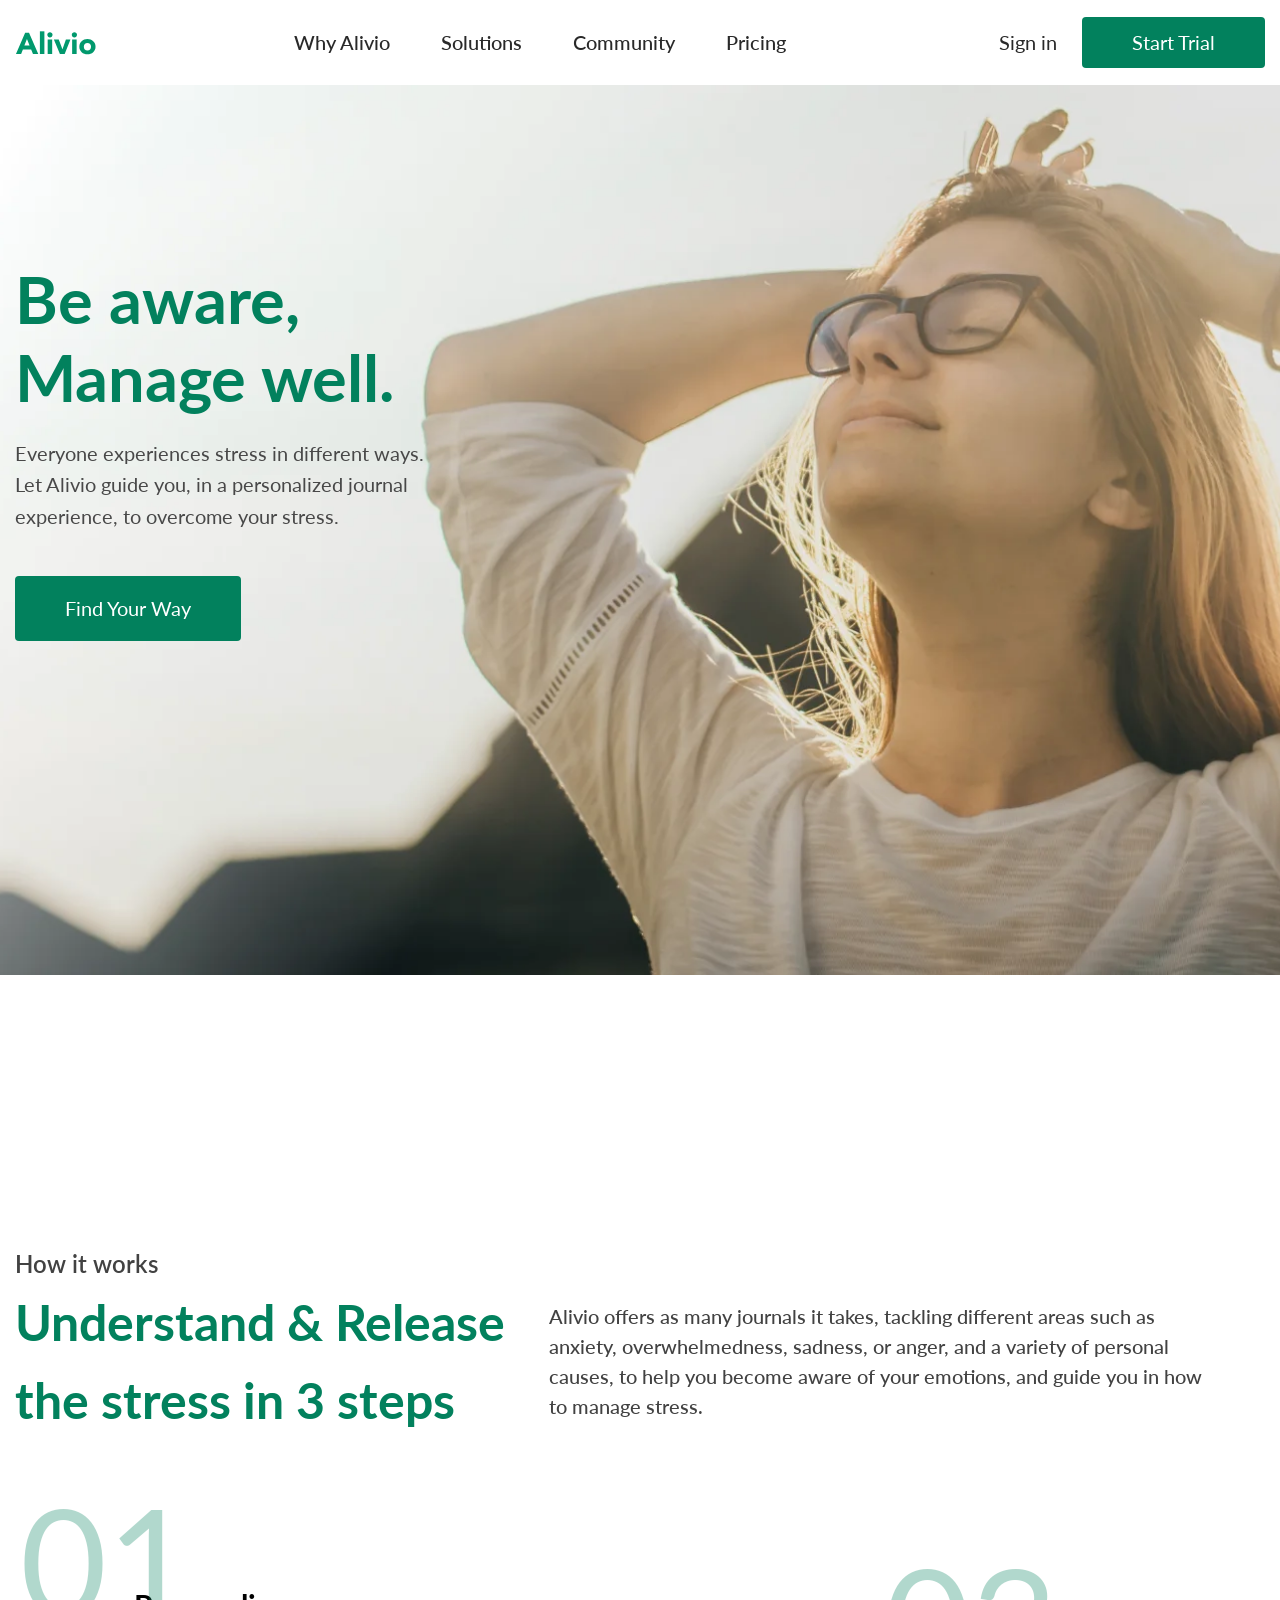
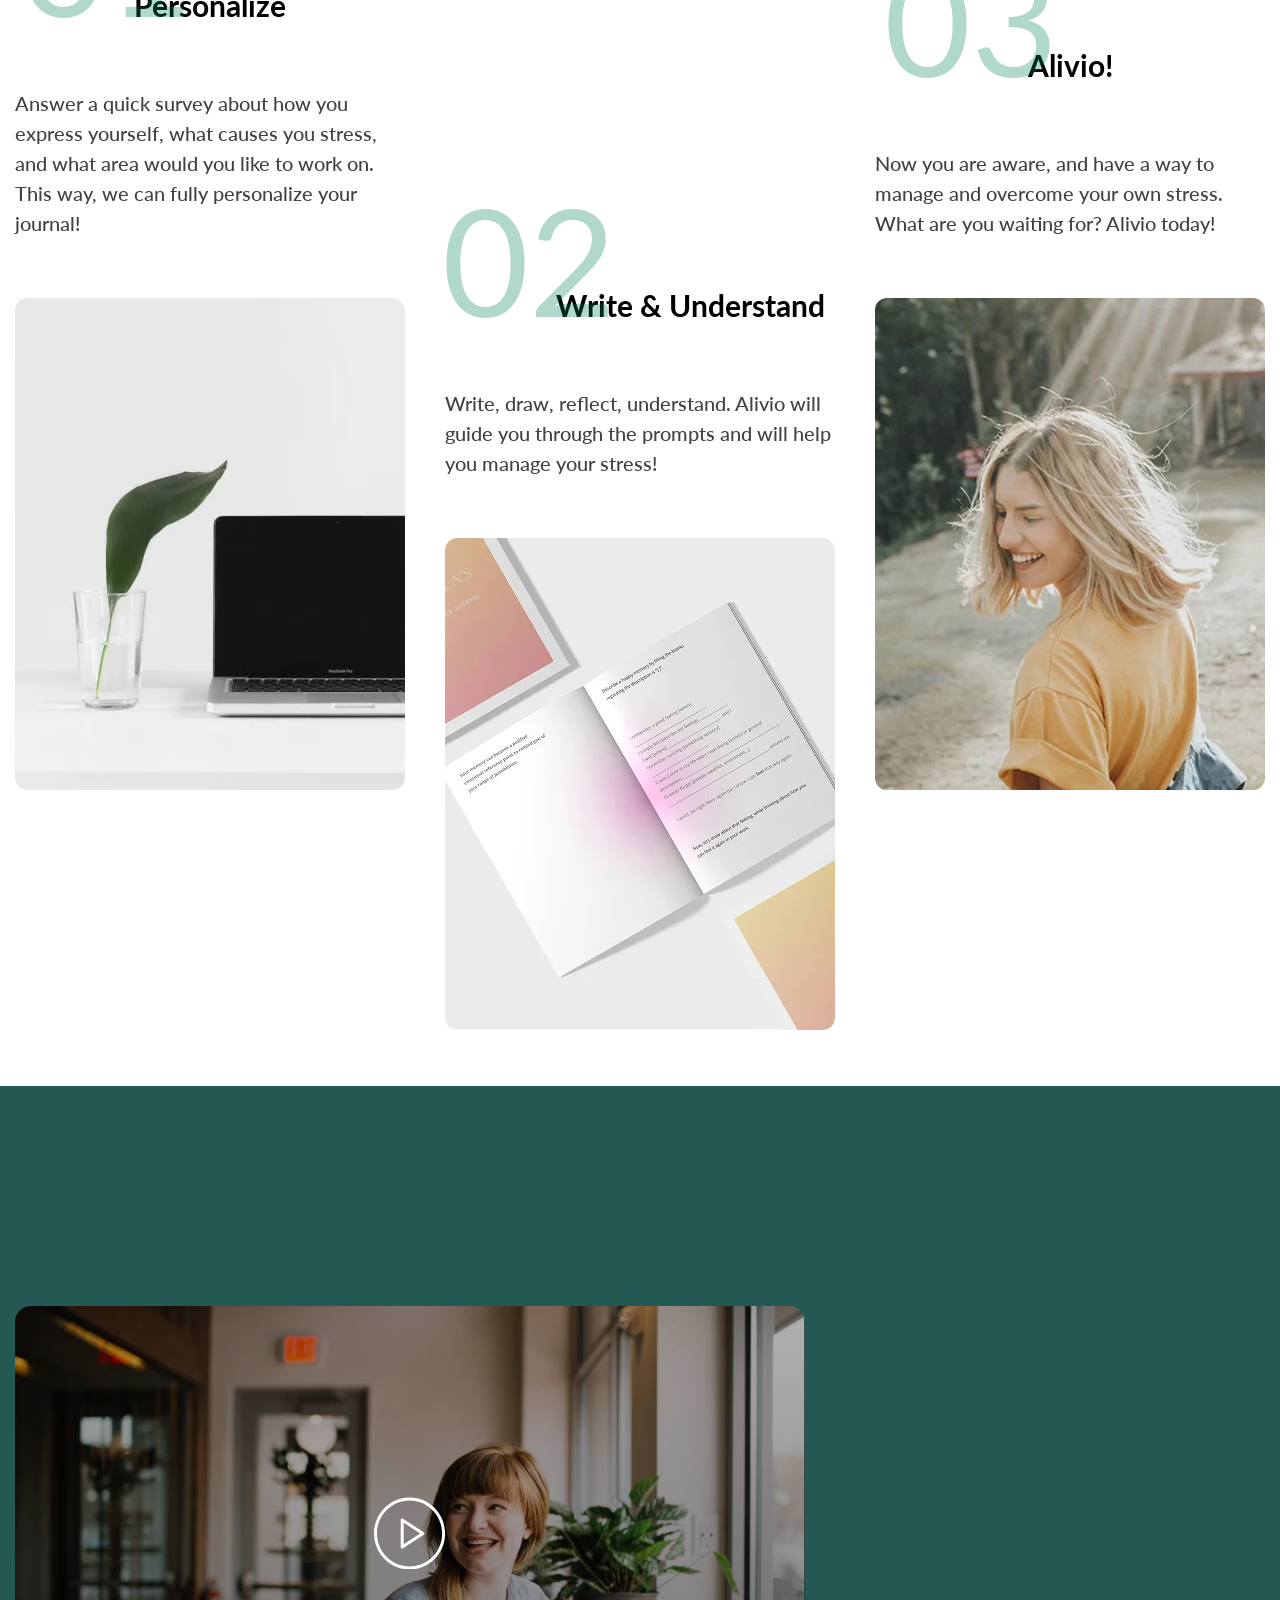
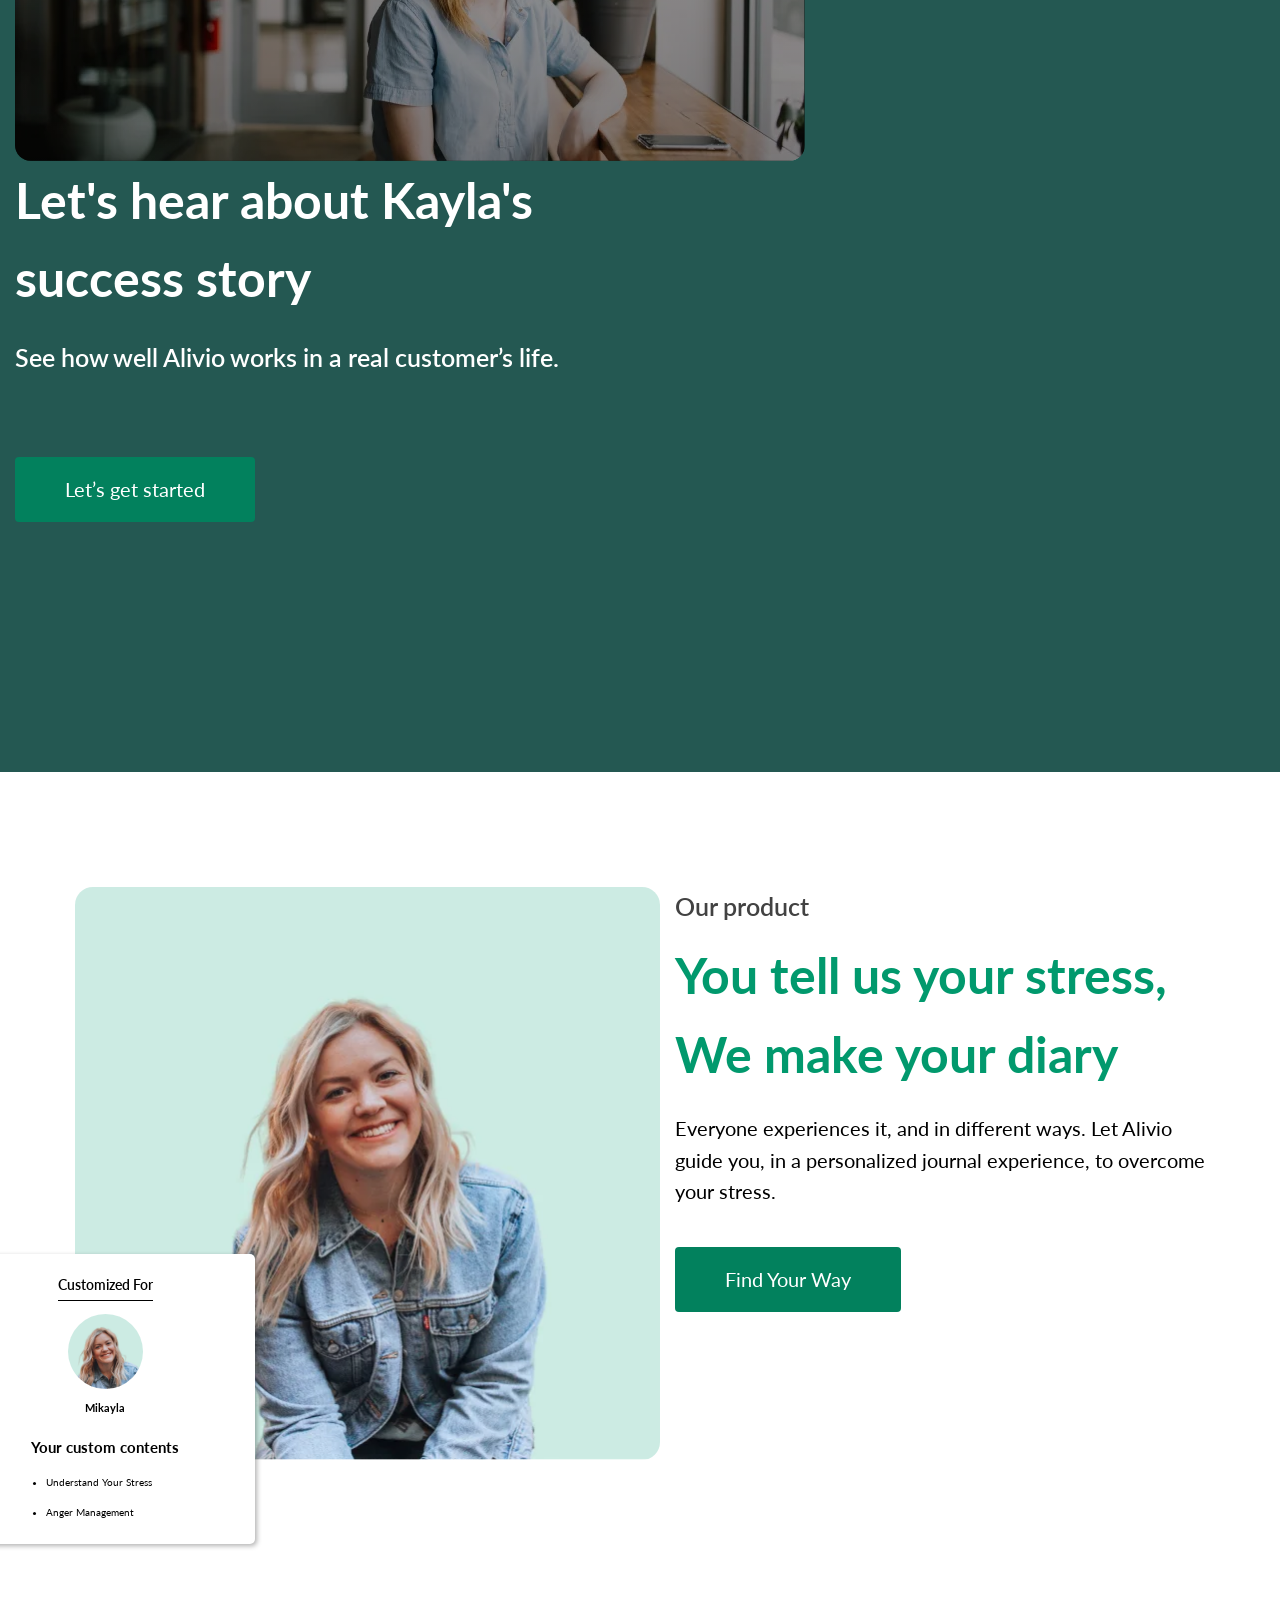
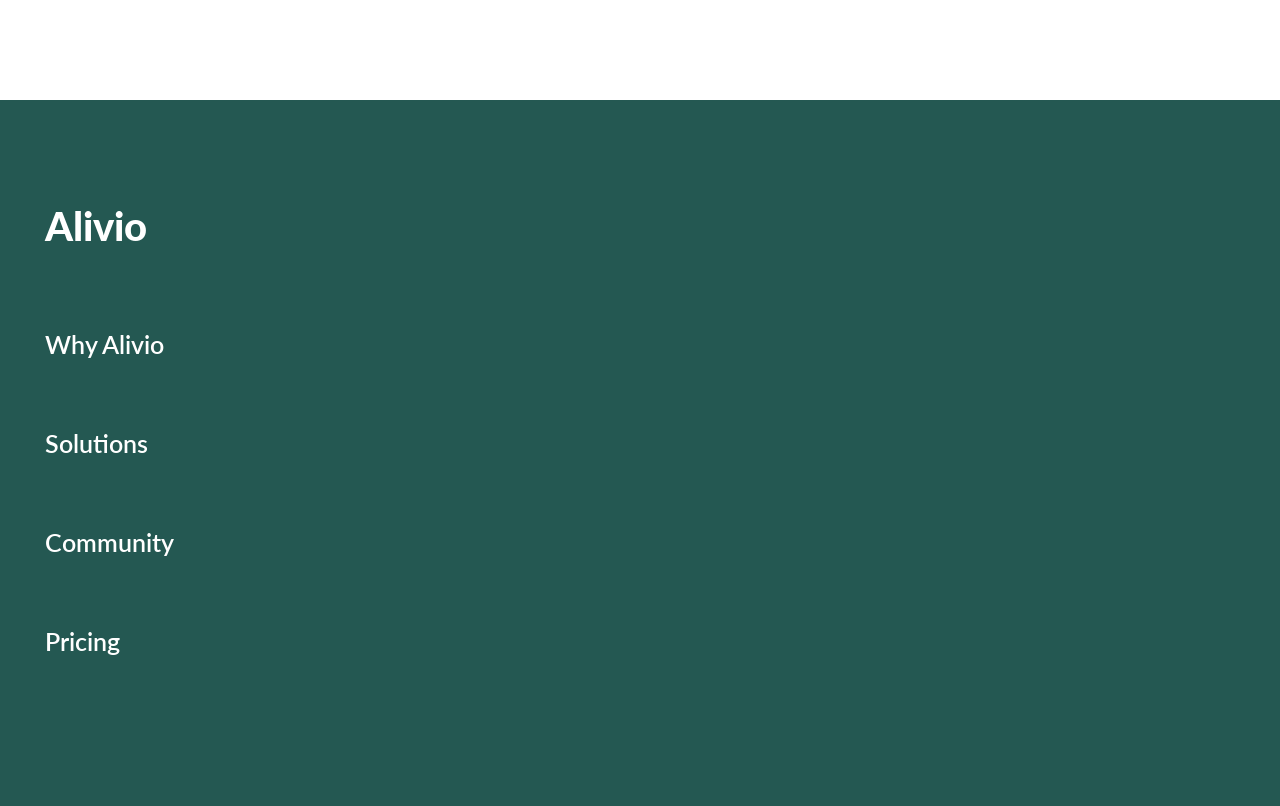
<file: index.html>
<!DOCTYPE html>
<html lang="en">
<head>
  <meta charset="UTF-8">
  <meta name="viewport" content="width=device-width, initial-scale=1.0">
  <title>Alivio</title>
  <link rel="preconnect" href="https://fonts.googleapis.com">
  <link rel="preconnect" href="https://fonts.gstatic.com" crossorigin>
  <link
    href="https://fonts.googleapis.com/css2?family=Lato:ital,wght@0,100;0,300;0,400;0,700;0,900;1,100;1,300;1,400;1,700;1,900&display=swap"
    rel="stylesheet">
  <link rel="icon" href="assets/favicon.png" type="image/png">
  <link rel="stylesheet" href="index.css">
</head>
<body>
  <header class="header">
    <div class="container">
      <div class="header__wrapper">
        <svg class="logo" aria-label="logo alivio">
          <use href="assets/sprites.svg#logo-icon"></use>
        </svg>
        <nav class="header__nav">
          <ul class="header__nav-list">
            <li class="header__nav-item">
              <a href="#about" class="header__nav-link">Why Alivio</a>
            </li>
            <li class="header__nav-item">
              <a href="#success" class="header__nav-link">Solutions</a>
            </li>
            <li class="header__nav-item">
              <a href="#product" class="header__nav-link">Community</a>
            </li>
            <li class="header__nav-item">
              <a href="#footer" class="header__nav-link">Pricing</a>
            </li>
          </ul>
        </nav>
        <div class="header__actions">
          <button type="button" class="header__btn--transp btn">Sign in</button>
          <button type="button" class="header__btn btn">Start Trial</button>
        </div>
      </div>
    </div>
  </header>

  <div class="mobile-nav" aria-label="mobile navigation">
    <label for="menu-toggler-id" aria-label="open-close mobile navigation menu">
      <svg class="mobile-nav__burger" aria-label="burger-icon">
        <use href="assets/sprites.svg#burger-icon"></use>
      </svg>
    </label>
    <input class="mobile-nav__toggler" type="checkbox" name="toggler" id="menu-toggler-id">
    <nav class="mobile-nav-menu" aria-label="mobile navigation menu">
      <ul class="mobile__nav-list">
        <li class="mobile__nav-item">
          <a href="#about" class="mobile__nav-link">Why Alivio</a>
        </li>
        <li class="mobile__nav-item">
          <a href="#success" class="mobile__nav-link">Solutions</a>
        </li>
        <li class="mobile__nav-item">
          <a href="#product" class="mobile__nav-link">Community</a>
        </li>
        <li class="mobile__nav-item">
          <a href="#footer" class="mobile__nav-link">Pricing</a>
        </li>
      </ul>

      <label class="mobile__nav-close" for="menu-toggler-id" aria-label="close mobile navigation menu">
        <svg class="mobile-nav__cross" aria-label="cross-icon">
          <use href="assets/sprites.svg#cross-icon"></use>
        </svg>
      </label>
    </nav>
  </div>

  <main>
    <section class="hero" aria-label="hero section" id="hero">
      <div class="container">
       <div class="hero__content">
        <h1 class="hero__title">Be aware, Manage well.</h1>
        <p class="hero__descr">
          Everyone experiences stress in different ways.
          Let Alivio guide you, in a personalized journal experience, to overcome your stress.
        </p>
        <button class="btn">Find Your Way</button>
       </div>
      </div>
    </section>

    <section class="about" aria-label="about section" id="about">
      <div class="container">
          <p class="about__subtitle">How it works</p>
          <div class="about__header">
            <h2 class="about__title">Understand &amp; Release the stress in 3 steps</h2>
            <p class="about__descr">
              Alivio offers as many journals it takes, tackling different areas such as anxiety, overwhelmedness, sadness, or anger,
              and a variety of personal causes, to help you become aware of your emotions, and guide you in how to manage stress.
            </p>
          </div>

          <div class="about__cards">
            <figure class="card" aria-label="first card">
              <h3 class="card__title card__title--first">Personalize</h3>
              <p class="card__descr" aria-label="ferst card description">
                Answer a quick survey about how you express yourself, what causes you stress, and what area would you like to work on.
                This way, we can fully personalize your journal!
              </p>
              <img
              class="card__img" 
              src="assets/webp/card-1.webp" 
              alt="card image 1" 
              width="390" 
              height="492" 
              loading="lazy" 
              />
            </figure>
            <figure class="card" aria-label="second card">
              <h3 class="card__title card__title--second">Write &amp; Understand</h3>
              <p class="card__descr" aria-label="second card description">
                Write, draw, reflect, understand. Alivio will guide you through the prompts and will help you manage your stress!
              </p>
              <img
              class="card__img" 
              src="assets/webp/card-2.webp" 
              alt="card image 2" 
              width="390" 
              height="492" 
              loading="lazy" 
              />
            </figure>
            <figure class="card" aria-label="third card">
              <h3 class="card__title card__title--third">Alivio!</h3>
              <p class="card__descr" aria-label="third card description">
                Now you are aware, and have a way to manage and overcome your own stress.
                What are you waiting for? Alivio today!
              </p>
              <img
              class="card__img" 
              src="assets/webp/card-3.webp" 
              alt="card image 3" 
              width="390" 
              height="492" 
              loading="lazy" 
              />
            </figure>
            </div>
      </div>
    </section>

    <section class="success" aria-label="success section" id="success">
      <div class="container">
        <div class="success__inner">
          <div class="success__content">
            <h2 class="success__title">Let's hear about Kayla's success story</h2>
            <p class="success__descr">See how well Alivio works in a real customer’s life.</p>
            <button class="btn">Let’s get started</button>
          </div>
          <div class="success__video">
            <img
            class="success__video-img" 
            src="assets/webp/video_cover.webp" 
            alt="video cover img" 
            loading="lazy" 
            />
            <svg class="succes__play-icon">
              <use href="assets/sprites.svg#play-icon" ></use>
            </svg>
            <div class="succes__video-overlay"></div>
          </div>
        </div>
      </div>
    </section>

    <section class="product" aria-label="product section" id="product">
      <div class="container">
        <div class="product__inner">
          <div class="product__image">
            <img class="product__image-img" src="assets/webp/card-photo.webp" alt="photo">
          </div>
          <div class="product__content">
            <h2 class="product__title">Our product</h2>
            <p class="product__suptitle">You tell us your stress,
            We make your diary</p>
            <p class="product__descr">
              Everyone experiences it, and in different ways. Let Alivio guide you, in a personalized journal experience, to overcome your stress.
            </p>
            <button class="btn">Find Your Way</button>
          </div>

          <figure class="person-card" aria-label="person card">
            <h3 class="person-card__title">Customized For</h3>
            <div class="person-card__preview">
              <img class="person-card__preview-img" src="assets/webp/card-photo.webp" alt="prewiew image">
            </div>
            <h4 class="person-card__name">Mikayla</h4>
            <blockquote class="person-card__descr" aria-label="description">
              <h5 class="person-card__subtitle">Your custom contents</h5>
              <ul class="person-card__list">
                <li class="person-card__list-item">Understand Your Stress</li>
                <li class="person-card__list-item">Anger Management</li>
              </ul>
            </blockquote>
          </figure>
        </div>
      </div>
    </section>
  </main>
  <footer class="footer" aria-label="footer" id="footer">
    <div class="container">
      <div class="footer__inner">
        <a href="/" class="footer__logo">Alivio</a>
        <nav class="footer__nav">
          <ul class="footer__nav-list">
            <li class="footer__nav-item">
              <a href="about" class="footer__nav-link">Why Alivio</a>
            </li>
            <li class="footer__nav-item">
              <a href="#success" class="footer__nav-link">Solutions</a>
            </li>
            <li class="footer__nav-item">
              <a href="#product" class="footer__nav-link">Community</a>
            </li>
            <li class="footer__nav-item">
              <a href="#footer" class="footer__nav-link">Pricing</a>
            </li>
          </ul>
          </nav>
      </div>
    </div>
  </footer>
</body>
</html>
</file>
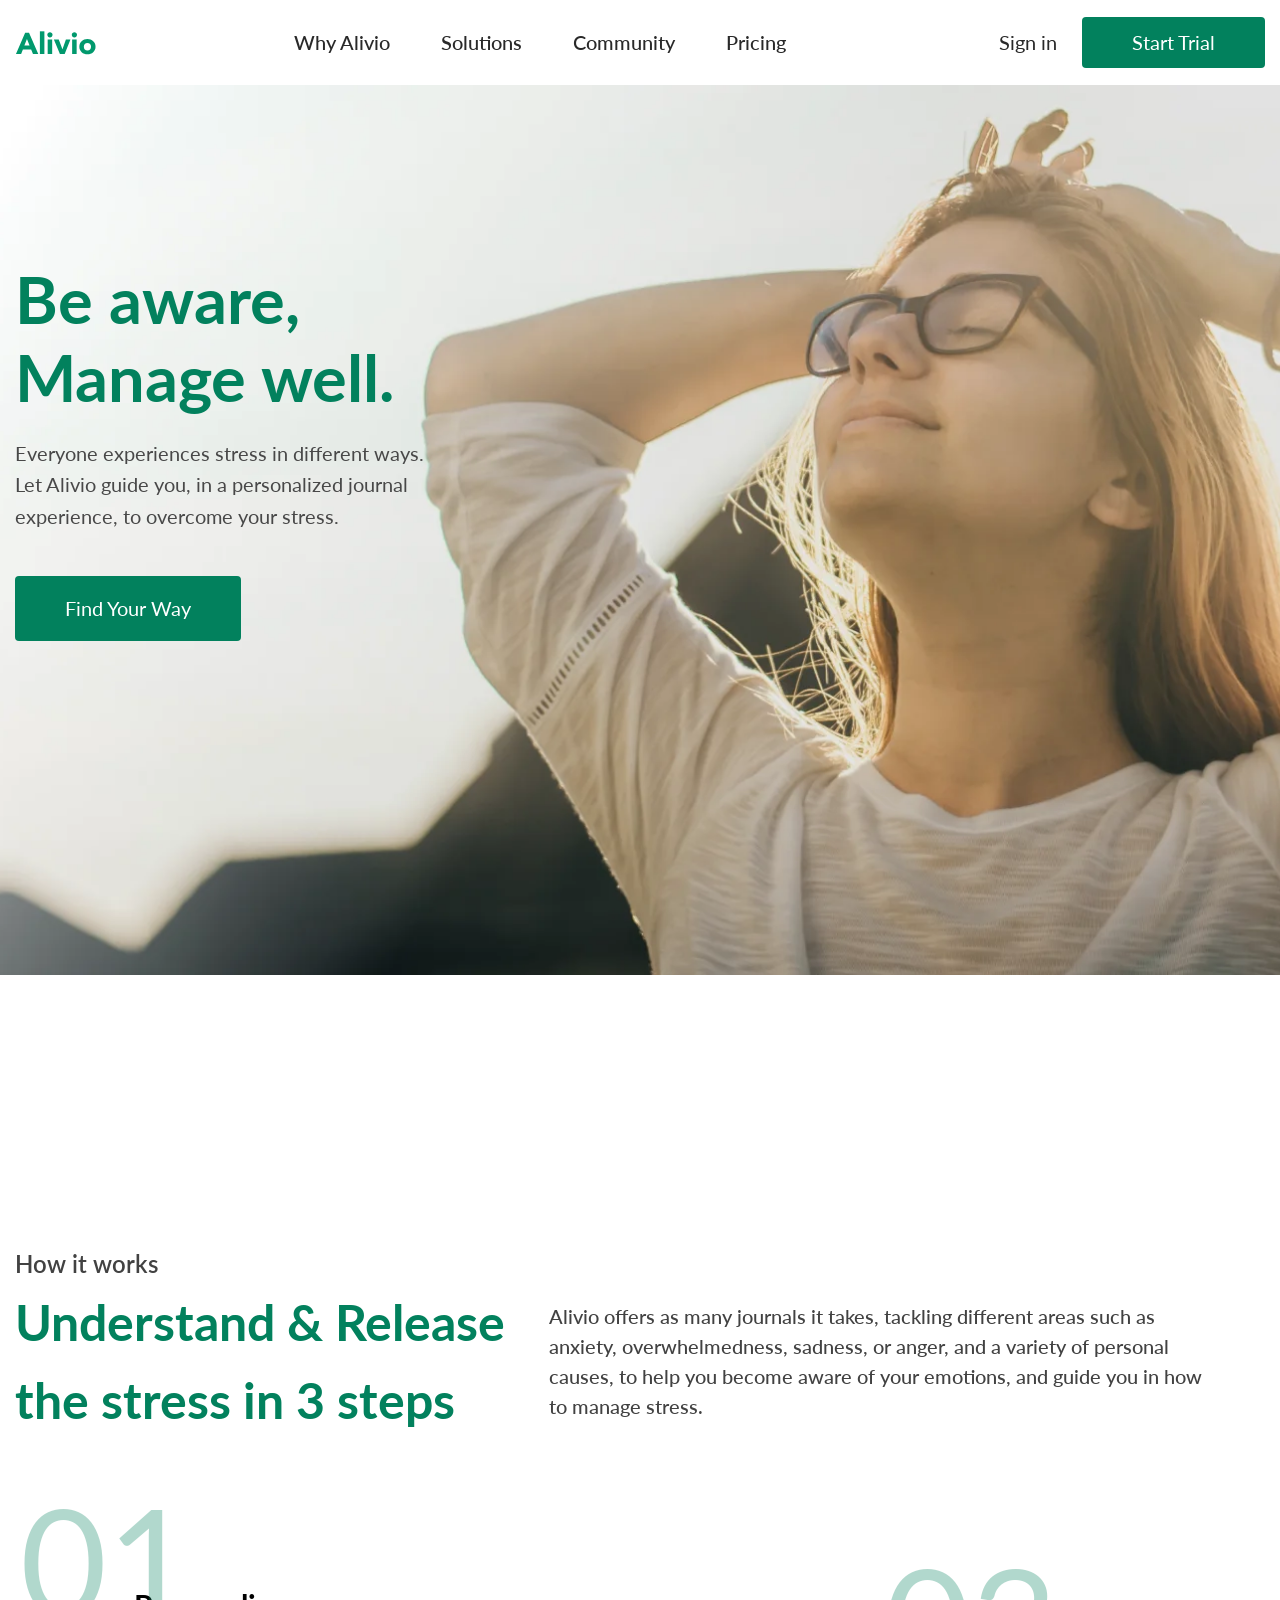
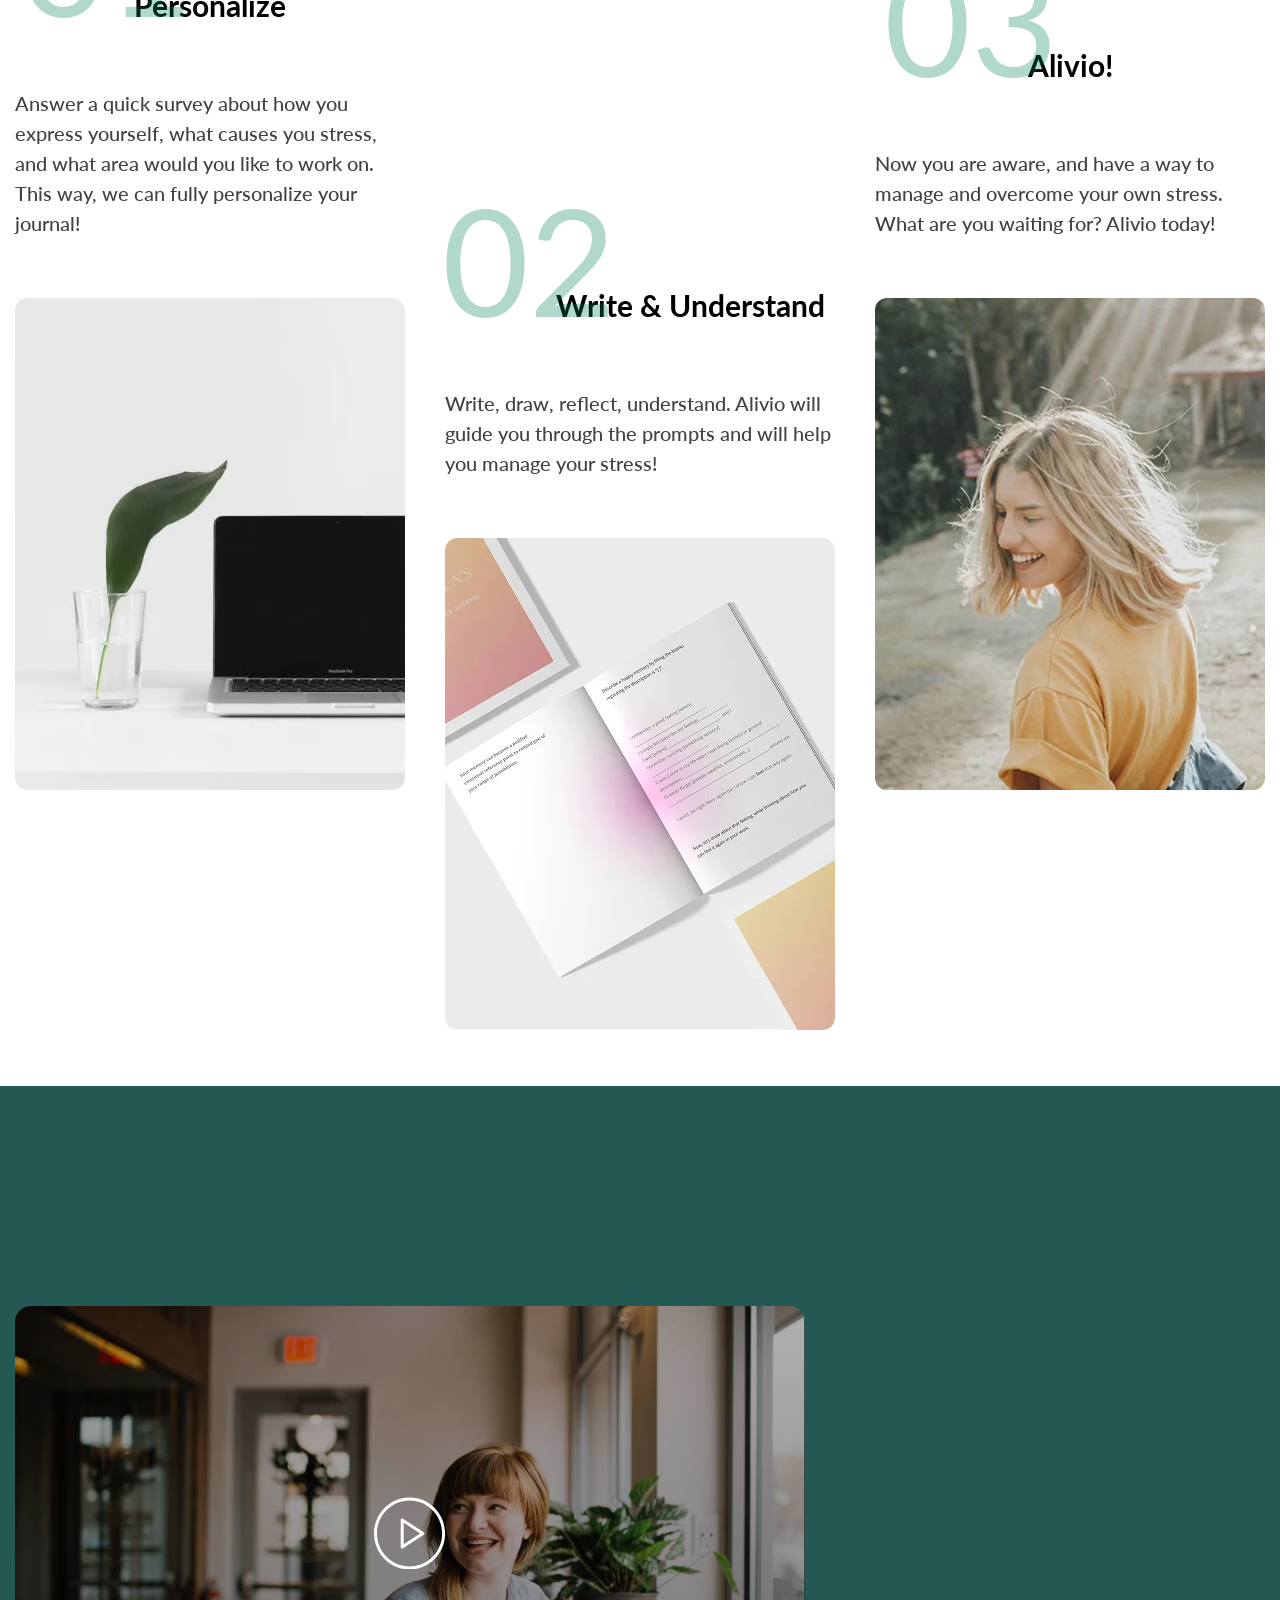
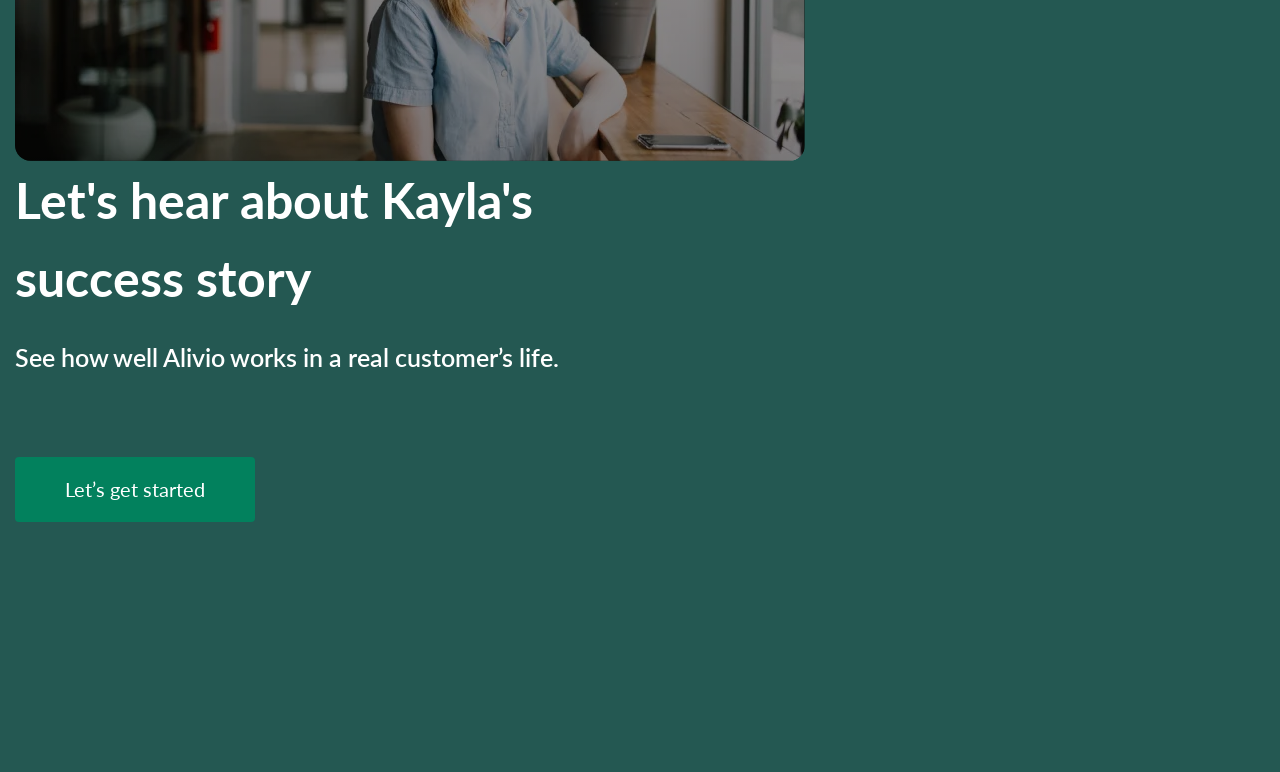
<file: alivio/index.html>
<!DOCTYPE html>
<html lang="en">
<head>
  <meta charset="UTF-8">
  <meta name="viewport" content="width=device-width, initial-scale=1.0">
  <title>Alivio</title>
  <link rel="preconnect" href="https://fonts.googleapis.com">
  <link rel="preconnect" href="https://fonts.gstatic.com" crossorigin>
  <link
    href="https://fonts.googleapis.com/css2?family=Lato:ital,wght@0,100;0,300;0,400;0,700;0,900;1,100;1,300;1,400;1,700;1,900&display=swap"
    rel="stylesheet">
  <link rel="icon" href="assets/favicon.png" type="image/png">
  <link rel="stylesheet" href="index.css">
</head>
<body>
  <header class="header">
    <div class="container">
      <div class="header__wrapper">
        <svg class="logo" aria-label="logo alivio">
          <use href="assets/sprites.svg#logo-icon"></use>
        </svg>
        <nav class="header__nav">
          <ul class="header__nav-list">
            <li class="header__nav-item">
              <a href="/" class="header__nav-link">Why Alivio</a>
            </li>
            <li class="header__nav-item">
              <a href="/" class="header__nav-link">Solutions</a>
            </li>
            <li class="header__nav-item">
              <a href="/" class="header__nav-link">Community</a>
            </li>
            <li class="header__nav-item">
              <a href="/" class="header__nav-link">Pricing</a>
            </li>
          </ul>
        </nav>
        <div class="header__actions">
          <button type="button" class="header__btn--transp btn">Sign in</button>
          <button type="button" class="header__btn btn">Start Trial</button>
        </div>
      </div>
    </div>
  </header>

  <main>
    <section class="hero" aria-label="hero section">
      <div class="container">
       <div class="hero__content">
        <h1 class="hero__title">Be aware, Manage well.</h1>
        <p class="hero__descr">
          Everyone experiences stress in different ways.
          Let Alivio guide you, in a personalized journal experience, to overcome your stress.
        </p>
        <button class="btn">Find Your Way</button>
       </div>
      </div>
    </section>

    <section class="about" aria-label="about section">
      <div class="container">
          <p class="about__subtitle">How it works</p>
          <div class="about__header">
            <h2 class="about__title">Understand &amp; Release the stress in 3 steps</h2>
            <p class="about__descr">
              Alivio offers as many journals it takes, tackling different areas such as anxiety, overwhelmedness, sadness, or anger,
              and a variety of personal causes, to help you become aware of your emotions, and guide you in how to manage stress.
            </p>
          </div>

          <div class="about__cards">
            <figure class="card" aria-label="first card">
              <h3 class="card__title card__title--first">Personalize</h3>
              <p class="card__descr" aria-label="ferst card description">
                Answer a quick survey about how you express yourself, what causes you stress, and what area would you like to work on.
                This way, we can fully personalize your journal!
              </p>
              <img
              class="card__img" 
              src="assets/webp/card-1.webp" 
              alt="card image 1" 
              width="390" 
              height="492" 
              loading="lazy" 
              />
            </figure>
            <figure class="card" aria-label="second card">
              <h3 class="card__title card__title--second">Write &amp; Understand</h3>
              <p class="card__descr" aria-label="second card description">
                Write, draw, reflect, understand. Alivio will guide you through the prompts and will help you manage your stress!
              </p>
              <img
              class="card__img" 
              src="assets/webp/card-2.webp" 
              alt="card image 2" 
              width="390" 
              height="492" 
              loading="lazy" 
              />
            </figure>
            <figure class="card" aria-label="third card">
              <h3 class="card__title card__title--third">Alivio!</h3>
              <p class="card__descr" aria-label="third card description">
                Now you are aware, and have a way to manage and overcome your own stress.
                What are you waiting for? Alivio today!
              </p>
              <img
              class="card__img" 
              src="assets/webp/card-3.webp" 
              alt="card image 3" 
              width="390" 
              height="492" 
              loading="lazy" 
              />
            </figure>
            </div>
      </div>
    </section>

    <section class="success" aria-label="success section">
      <div class="container">
        <div class="success__inner">
          <div class="success__content">
            <h3 class="success__title">Let's hear about Kayla's success story</h3>
            <p class="success__descr">See how well Alivio works in a real customer’s life.</p>
            <button class="btn">Let’s get started</button>
          </div>
          <div class="success__video">
            <img
            class="success__video-img" 
            src="assets/webp/video_cover.webp" 
            alt="video cover img" 
            loading="lazy" 
            />
            <svg class="succes__play-icon">
              <use href="assets/sprites.svg#play-icon" aria-label="play icon"></use>
            </svg>
            <div class="succes__video-overlay"></div>
          </div>
        </div>
      </div>
    </section>
  </main>
</body>
</html>
</file>
<file: index.css>
@import url('styles/variables.css');
@import url('styles/basic.css');
@import url('styles/header.css');
@import url('styles/hero.css');
@import url('styles/about.css');
@import url('styles/card.css');
@import url('styles/success.css');
@import url('styles/product.css');
@import url('styles/person-card.css');
@import url('styles/footer.css');
@import url('styles/mob-menu.css');
</file>
<file: alivio/index.css>
@import url('styles/variables.css');
@import url('styles/basic.css');
@import url('styles/header.css');
@import url('styles/hero.css');
@import url('styles/about.css');
@import url('styles/card.css');
@import url('styles/success.css');
</file>
